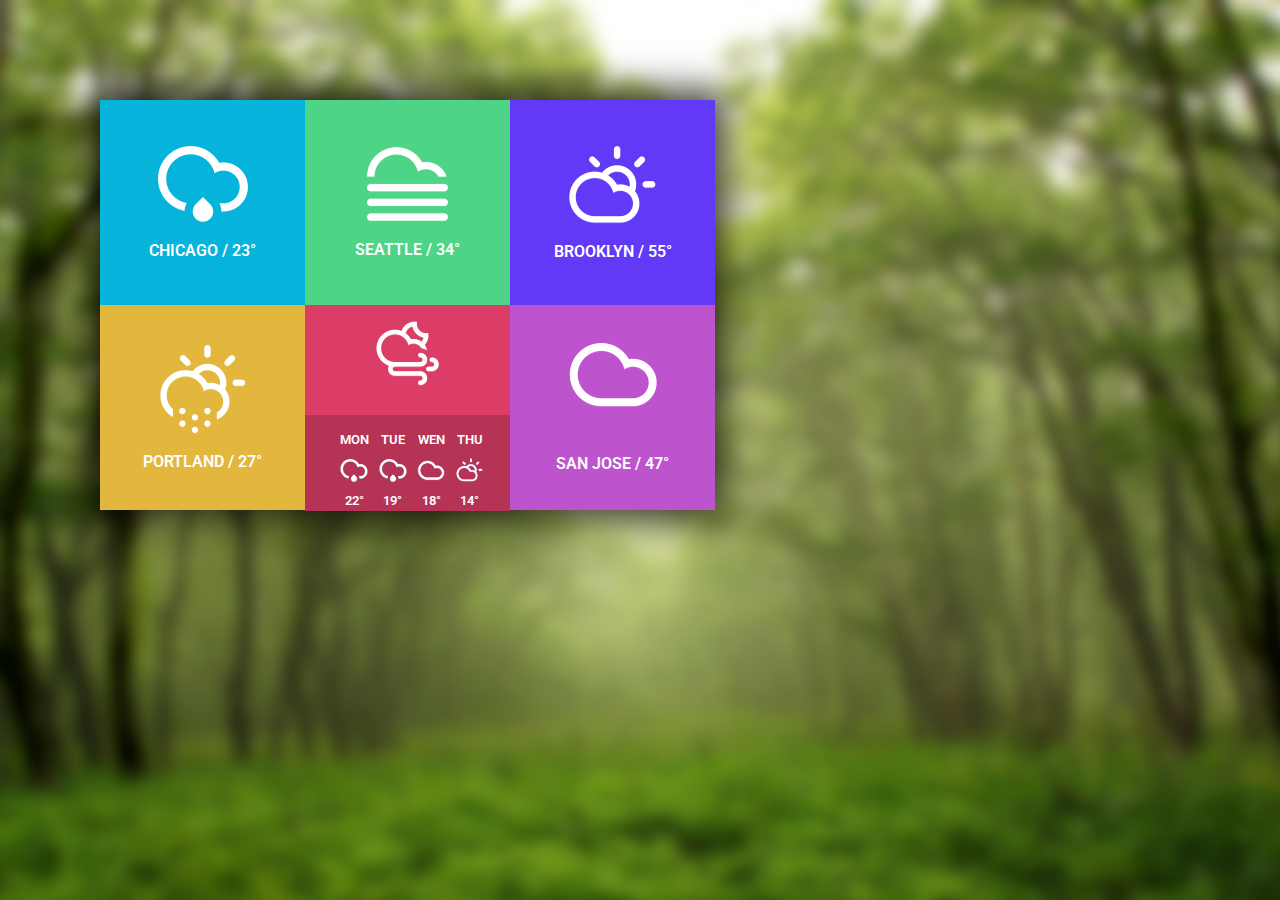
<file: FLEX/index.html>
<!doctype html>
<html>
<head>
	<meta charset="UTF-8">
	<meta name="viewport" content="width=device-width, initial-scale=1.0">
	<link href="https://fonts.googleapis.com/css2?family=Roboto&display=swap" rel="stylesheet">
	<link  rel="stylesheet" type="text/css" href="style.css">
	<title>Cubes</title>
</head>
<body>

	<section class="wrapper">
	
		<div class="weather-widget">

			<div class="weather-widget__card weather-widget__card_blue">
				<img src="img\chicago.png" alt="chicago" />
				<div class="widget__card_info">Chicago / 23°</div>
			</div>

			<div class="weather-widget__card weather-widget__card_green">
				<img src="img\seatle.png" alt="seatle" />
				<div class="widget__card_info">Seattle / 34°</div>
			</div>

			<div class="weather-widget__card weather-widget__card_darkblue">
				<img src="img\brooklyn.png" alt="brooklyn" />
				<div class="widget__card_info">Brooklyn / 55°</div>
			</div>

			<div class="weather-widget__card weather-widget__card_yellow">
				<img src="img\portland.png" alt="portland" />
				<div class="widget__card_info">Portland / 27°</div>
			</div>

			<div class="weather-widget__card weather-widget__card_red">

				<div class="weather-widget__card_top">
					<img src="img\submenu.png" alt="selected card" />
				</div>

				<div class="weather-widget__card_bottom">

					<ul class="weather-widget__card__week">
							<li class="card__day">
								<span class="day__abbreviation">mon</span>
								<div class="day__image-wrapper">
									<img class="day__image" src="img\chicago.png" alt="monday"/>
								</div>
								<span class="day__temperature">22°</span>
							</li>
						
							<li class="card__day">
								<span class="day__abbreviation">tue</span>
								<div class="day__image-wrapper">
									<img class="day__image" src="img\chicago.png" alt="monday"/>
								</div>
								<span class="day__temperature">19°</span>
							</li>

							<li class="card__day">
								<span class="day__abbreviation">wen</span>
								<div class="day__image-wrapper">
									<img class="day__image" src="img\san jose.png" alt="monday"/>
								</div>
								<span class="day__temperature">18°</span>
							</li>

							<li class="card__day">
								<span class="day__abbreviation">thu</span>
								<div class="day__image-wrapper">
									<img class="day__image" src="img\brooklyn.png" alt="monday"/>
								</div>
								<span class="day__temperature">14°</span>
							</li>
					</ul>
					
				</div>
			</div>

			<div class="weather-widget__card weather-widget__card_purple">
				<img src="img\san jose.png" alt="sanjose" />
				<div class="widget__card_info fix">San jose / 47°</div>
			</div>

			
		</div>
		
	</section>

</body>
</html>
</file>
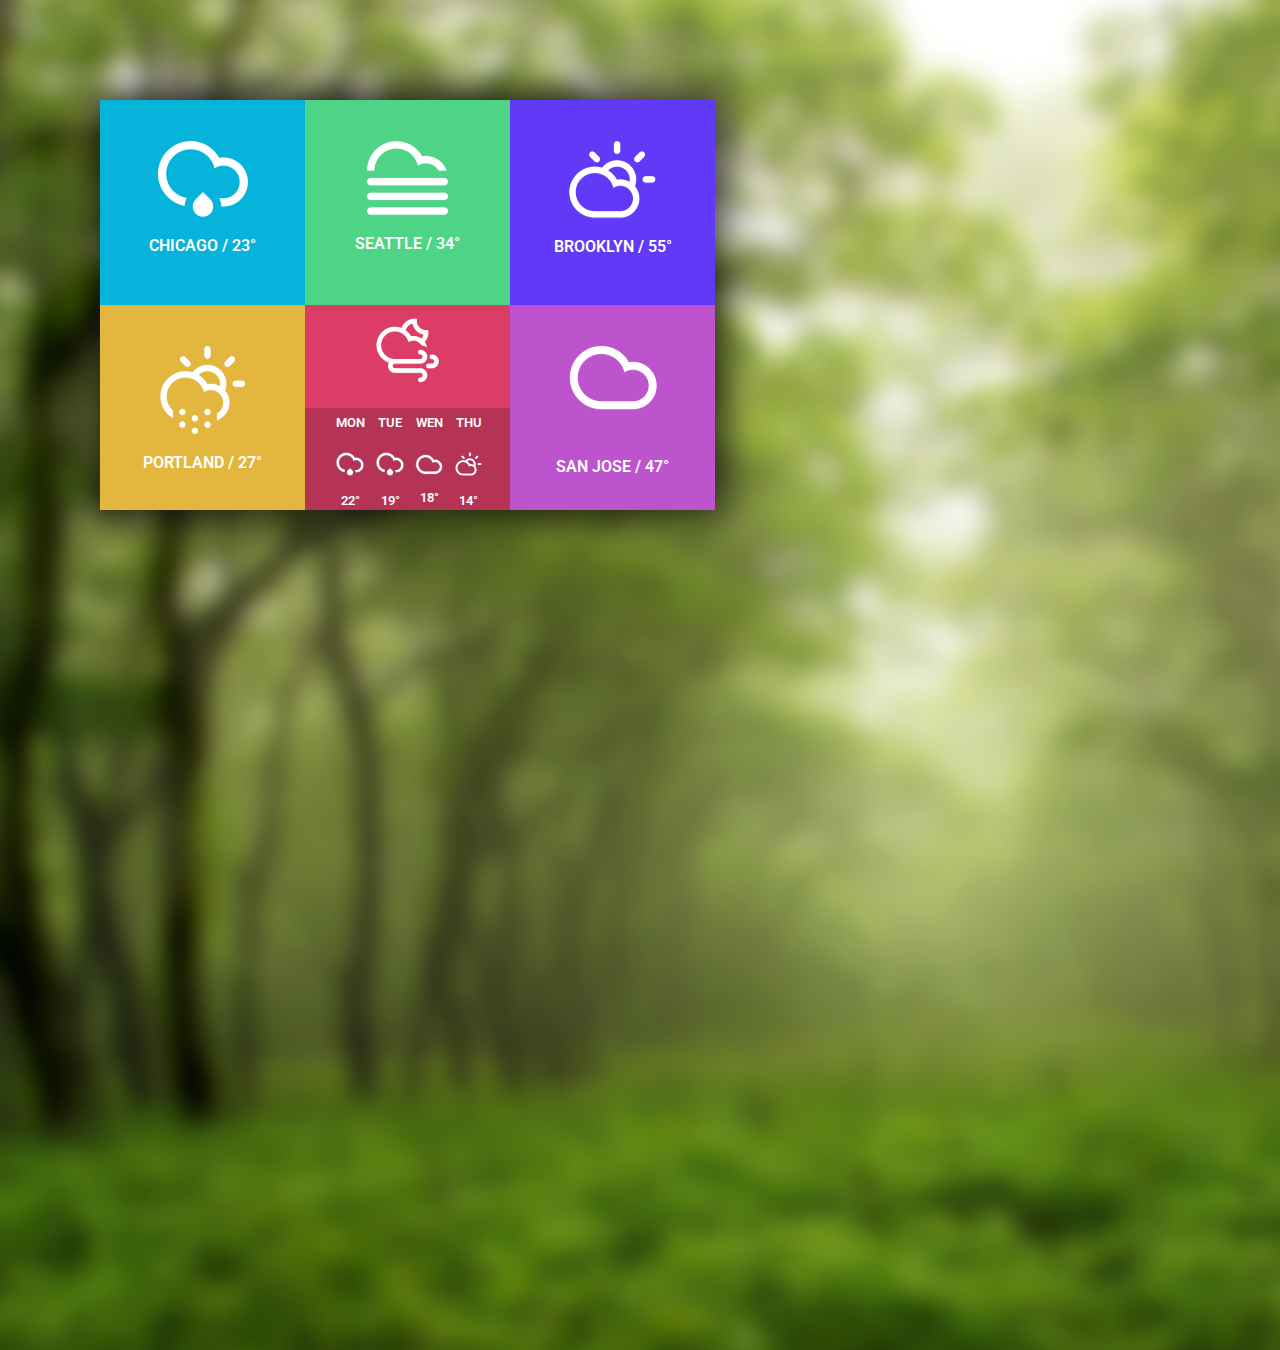
<file: GRID/index.html>
<!doctype html>
<html>
<head>
	<meta charset="UTF-8">
	<meta name="viewport" content="width=device-width, initial-scale=1.0">
	<link href="https://fonts.googleapis.com/css2?family=Roboto&display=swap" rel="stylesheet">
	<link  rel="stylesheet" type="text/css" href="style-grid.css">
	<title>Cubes</title>
</head>
<body>

	<section class="wrapper">
	
		<div class="weather-widget">

			<div class="weather-widget__card weather-widget__card_blue">
				<img src="img\chicago.png" alt="chicago" />
				<div class="widget__card_info">Chicago / 23°</div>
			</div>

			<div class="weather-widget__card weather-widget__card_green">
				<img src="img\seatle.png" alt="seatle" />
				<div class="widget__card_info">Seattle / 34°</div>
			</div>

			<div class="weather-widget__card weather-widget__card_darkblue">
				<img src="img\brooklyn.png" alt="brooklyn" />
				<div class="widget__card_info">Brooklyn / 55°</div>
			</div>

			<div class="weather-widget__card weather-widget__card_yellow">
				<img src="img\portland.png" alt="portland" />
				<div class="widget__card_info">Portland / 27°</div>
			</div>

			<div class="weather-widget__card weather-widget__card_red">

				<div class="weather-widget__card_top">
					<img src="img\submenu.png" alt="selected card" />
				</div>

				<div class="weather-widget__card_bottom">

					<ul class="weather-widget__card__week">
							<li class="card__day">
								<span class="day__abbreviation">mon</span>
								<div class="day__image-wrapper">
									<img class="day__image" src="img\chicago.png" alt="monday"/>
								</div>
								<span class="day__temperature">22°</span>
							</li>
						
							<li class="card__day">
								<span class="day__abbreviation">tue</span>
								<div class="day__image-wrapper">
									<img class="day__image" src="img\chicago.png" alt="monday"/>
								</div>
								<span class="day__temperature">19°</span>
							</li>

							<li class="card__day">
								<span class="day__abbreviation">wen</span>
								<div class="day__image-wrapper img_fix">
									<img class="day__image" src="img\san jose.png" alt="monday"/>
								</div>
								<span class="day__temperature">18°</span>
							</li>

							<li class="card__day">
								<span class="day__abbreviation">thu</span>
								<div class="day__image-wrapper">
									<img class="day__image" src="img\brooklyn.png" alt="monday"/>
								</div>
								<span class="day__temperature">14°</span>
							</li>
					</ul>
					
				</div>
			</div>

			<div class="weather-widget__card weather-widget__card_purple">
				<img src="img\san jose.png" alt="sanjose" />
				<div class="widget__card_info fix">San jose / 47°</div>
			</div>

			
		</div>
		
	</section>

</body>
</html>
</file>
<file: FLEX/style.css>
/*
* Prefixed by https://autoprefixer.github.io
* PostCSS: v7.0.29,
* Autoprefixer: v9.7.6
* Browsers: last 4 version
*/

/*RESET CSS*/
html, body, div, span, applet, object, iframe,
h1, h2, h3, h4, h5, h6, p, blockquote, pre,
a, abbr, acronym, address, big, cite, code,
del, dfn, em, img, ins, kbd, q, s, samp,
small, strike, strong, sub, sup, tt, var,
b, u, i, center,
dl, dt, dd, ol, ul, li,
fieldset, form, label, legend,
table, caption, tbody, tfoot, thead, tr, th, td,
article, aside, canvas, details, embed, 
figure, figcaption, footer, header, hgroup, 
menu, nav, output, ruby, section, summary,
time, mark, audio, video {
	margin: 0;
	padding: 0;
	border: 0;
	font-size: 100%;
	font: inherit;
	vertical-align: baseline;
}
/* HTML5 display-role reset for older browsers */
article, aside, details, figcaption, figure, 
footer, header, hgroup, menu, nav, section {
	display: block;
}
body {
	line-height: 1;
}
ol, ul {
	list-style: none;
}
blockquote, q {
	quotes: none;
}
blockquote:before, blockquote:after,
q:before, q:after {
	content: '';
	content: none;
}
table {
	border-collapse: collapse;
	border-spacing: 0;
}
*,
*::before,
*::after {
  -webkit-box-sizing: border-box;
          box-sizing: border-box;
}

/**END OF RESET CSS*/
/*TEXT ADJUSTMENTS*/
.widget__card_info , 
.day__abbreviation , 
.day__temperature {
	font-family: 'Roboto','Open Sans', sans-serif;
	text-transform: uppercase;
	font-weight: 600;
	line-height: 1em;
	font-size: 1em;
	color:#fff;
		
}
.day__abbreviation , 
.day__temperature {
	font-size: 0.8em;
	line-height: 0px;
	
}
.widget__card_info {
	position: relative;
	display: inline-block;
	margin-top: 20px;
	white-space: nowrap;
}
/*MAIN SECTION GENERAL FLOW and CARDS PARAMS*/

.wrapper {
	padding: 100px 100px 100px 100px;
	width: 100%;
	height: 100%;
	height: 100vh;
	background: url("main.png");
	background-size: cover;
	background-repeat: no-repeat;
	
	
	
}

.weather-widget {
	
	-webkit-box-align: center;
	    -ms-flex-align: center;
	        align-items: center;
	-webkit-box-pack: center;
	    -ms-flex-pack: center;
	        justify-content: center;
	display: -webkit-box;
	display: -ms-flexbox;
	flex-shrink: 0;
	-ms-flex-negative: 0;
	display: flex;
	-ms-flex-wrap: wrap;
	    flex-wrap: wrap;
	max-width: 615px; /*3 card in each line and  calculated 205px per each*/
	-webkit-box-shadow: 0px 0px 35px 10px rgba(0,0,0,0.75);
	box-shadow: 0px 0px 35px 10px rgba(0,0,0,0.75);
	
}

.weather-widget__card {
	height: 205px;
	width: 205px;
	display: -webkit-box;
	display: -ms-flexbox;
	display: flex;
	-webkit-box-align: center;
		-ms-flex-align: center;
			align-items: center;
	-ms-flex-line-pack: justify;
		align-content: space-between;
	-webkit-box-direction: normal;
		-ms-flex-direction: column;
			flex-direction: column;
	-webkit-box-pack: center;
		-ms-flex-pack: center;
			justify-content: center;
}

img {
	flex-shrink: 0; /*prevent shrink img in mozilla*/
	-ms-flex-negative: 0;
}

.fix{
	margin-top: 3em; /*correct align for san jose*/
}

/*ADJUSTMENTS FOR SUBMENU CARD*/
 .weather-widget__card_top{
	 padding-top: 17px;
 }
 
.weather-widget__card__week {
	display: -webkit-box;
	display: -ms-flexbox;
	display: flex;
	-webkit-box-orient: horizontal;
	-webkit-box-direction: normal;
	    -ms-flex-direction: row;
	        flex-direction: row;
	padding-top: 25px;
	padding-bottom: 10px;
	width: 205px;
	background-color: #b53355;
	margin-top: 25px;


}

.card__day {
	display: -webkit-box;
	display: -ms-flexbox;
	display: flex;
	-webkit-box-orient: vertical;
	-webkit-box-direction: normal;
	    -ms-flex-direction: column;
	        flex-direction: column;
	-ms-flex-wrap: nowrap;
	    flex-wrap: nowrap;
	-webkit-box-align: center;
	    -ms-flex-align: center;
	        align-items: center;
	-webkit-box-pack: justify;
	    -ms-flex-pack: justify;
	justify-content: space-between;
	max-width: 22%;
	max-height: 100px;
	
	
}

ul:nth-child(1){
	padding-left: 30px;
}

.day__image-wrapper {
	-webkit-transform: scale(0.30);
	    -ms-transform: scale(0.30);
	        transform: scale(0.30);
	margin-bottom: -10px;
	margin-top: -10px;
}
 

/*BACKGROUND COLORS FOR CARDS*/
.weather-widget__card_blue {
	background-color: #06b3db ;
	
}
.weather-widget__card_green {
    background-color: #4ed486;
	
}
.weather-widget__card_darkblue {
    background-color: #6139f6;
	
}
.weather-widget__card_yellow {
    background-color: #e3b63d;
	
}
.weather-widget__card_red {
    background-color: #dc3d66;
	 
}
.weather-widget__card_purple{
	background-color: #bd54cd;
	
} 
/* adapting for mobile and tab view*/
@media only screen and (max-width: 840px) {
    
    .weather-widget {
        max-width: 410px;
	}
	.wrapper {
	height: 150vh;
    width: 150vw;
	}
}
@media only screen and (max-width: 400px) {
    
    .weather-widget {
        max-width: 250px;
	}
	.wrapper {
		height: 150vh;
		width: 150vw;
	}
	.weather-widget__card {
		height: 125px;
		width: 125px;
	}
	img {
		transform: scale(0.5);
	}
	.widget__card_info , 
	.day__abbreviation , 
	.day__temperature {
		font-size: 0.7em;
		margin-bottom: 20px;	
	}
	.weather-widget__card_red {
	height: 0px;
  	padding-bottom: 50.25%; /* 16:9 */
  	position: relative;
	
	}
	.weather-widget__card__week{
		overflow: auto;
		position: absolute;
		top:35px; left: 0;
		width: 100%; height: 50%;
		  
	}
	.weather-widget__card_top{ 
		margin-top: 3em;
	}
		/* position: absolute;
		top: 0; left: 0;
		width: 100%; height: 100%; */
	
}
</file>
<file: GRID/style-grid.css>
/*
* Prefixed by https://autoprefixer.github.io
* PostCSS: v7.0.29,
* Autoprefixer: v9.7.6
* Browsers: last 4 version
*/

/*RESET CSS*/
html, body, div, span, applet, object, iframe,
h1, h2, h3, h4, h5, h6, p, blockquote, pre,
a, abbr, acronym, address, big, cite, code,
del, dfn, em, img, ins, kbd, q, s, samp,
small, strike, strong, sub, sup, tt, var,
b, u, i, center,
dl, dt, dd, ol, ul, li,
fieldset, form, label, legend,
table, caption, tbody, tfoot, thead, tr, th, td,
article, aside, canvas, details, embed, 
figure, figcaption, footer, header, hgroup, 
menu, nav, output, ruby, section, summary,
time, mark, audio, video {
	margin: 0;
	padding: 0;
	border: 0;
	font-size: 100%;
	font: inherit;
	vertical-align: baseline;
}
/* HTML5 display-role reset for older browsers */
article, aside, details, figcaption, figure, 
footer, header, hgroup, menu, nav, section {
	display: block;
}
body {
	line-height: 1;
}
ol, ul {
	list-style: none;
}
blockquote, q {
	quotes: none;
}
blockquote:before, blockquote:after,
q:before, q:after {
	content: '';
	content: none;
}
table {
	border-collapse: collapse;
	border-spacing: 0;
}
*,
*::before,
*::after {
  -webkit-box-sizing: border-box;
          box-sizing: border-box;
}

/**END OF RESET CSS*/
/*TEXT ADJUSTMENTS*/
.widget__card_info , 
.day__abbreviation , 
.day__temperature {
	font-family: 'Roboto','Open Sans', sans-serif;
	text-transform: uppercase;
	font-weight: 600;
	line-height: 1em;
	font-size: 1em;
	color:#fff;
		
}
.day__abbreviation , 
.day__temperature {
	font-size: 0.8em;
	line-height: 0px;
	
}
.widget__card_info {
	position: relative;
	margin-top: 20px;
	white-space: nowrap;
}

/*MAIN SECTION GENERAL FLOW and CARDS PARAMS*/

.wrapper {
	padding: 100px 100px 100px 100px;
	width: 100%;
	height: 100%;
    height: 150vh;
    width: 150vw;
	background: url("main.png");
    background-size: cover;
    background-position: center center;
	background-repeat: no-repeat;
	
}

.weather-widget {
    display: grid;
    grid-template-columns: 1fr 1fr 1fr;
    grid-template-rows: 1fr 1fr;
    grid-template-areas:
      ". . ."
      ". . .";
    display: -ms-grid;
    -ms-grid-columns: 1fr 0em 1fr 0em 1fr;
    -ms-grid-rows: 1fr 0em 1fr ;
    max-width: 615px; /*3 card in each line and  calculated 205px per each*/
	-webkit-box-shadow: 0px 0px 35px 10px rgba(0,0,0,0.75);
	box-shadow: 0px 0px 35px 10px rgba(0,0,0,0.75);
	
}



.weather-widget__card {
	height: 205px;
    width: 205px;
    max-width: 205px;
    display: grid;
    justify-items: center;
    
    -ms-grid-rows: 1fr 0em 1fr;
    grid-template-rows: 1fr 1fr;   
}

img {
	flex-shrink: 0; /*prevent shrink img in mozilla*/
    -ms-flex-negative: 0;
    margin-top: 20%;
}

.fix{
	margin-top: 3em; /*correct align for san jose*/
}

/*ADJUSTMENTS FOR SUBMENU CARD*/
.weather-widget__card_red{
    display: -ms-grid;
    display: grid;
    -ms-grid-rows: 1fr 1fr;
    grid-template-rows: 1fr 1fr;

}

.weather-widget__card_top{
    -ms-grid-row: 1;
    -ms-grid-row-span: 1;
    grid-row: 1/2;
}

.weather-widget__card_bottom{
    width: 100%;
    -ms-grid-row: 2;
    grid-row: 2/2;
    background-color: #b53355;
}

.weather-widget__card__week{
    display: -ms-grid;
    display: grid;
    -ms-grid-columns: 10fr 1fr 1fr 1fr 1fr 10fr;
    grid-template-columns: 10fr 1fr 1fr 1fr 1fr 10fr;
    /* grid-template-rows: 1fr 1fr 1fr; */
}
 
.card__day{
    width: 40px;
    height: 40px;
    display: -ms-grid;
    display: grid;
    -ms-grid-rows: 1fr 1fr 1fr;
    grid-template-rows: 1fr 1fr 1fr;
    justify-items: center;
    -webkit-box-align: end;
        -ms-flex-align: end;
            align-items: end;    
}
.day__image-wrapper {
    -webkit-transform: scale(0.30);
	    -ms-transform: scale(0.30);
	        transform: scale(0.30);
	margin-bottom: -10px;
    margin-top: -10px;
    justify-self: center;
}

.img_fix{
    padding-top:10px
}

.day__abbreviation{
    padding-top: 15px;
}

/*BACKGROUND COLORS FOR CARDS + grid for IE*/
.weather-widget__card_blue {
    background-color: #06b3db;
    -ms-grid-column: 1;
	-ms-grid-row: 1;
	
}
.weather-widget__card_green {
    background-color: #4ed486;
	-ms-grid-column: 3;
	-ms-grid-row: 1;
}
.weather-widget__card_darkblue {
    background-color: #6139f6;
	-ms-grid-column: 5;
	-ms-grid-row: 1;
}
.weather-widget__card_yellow {
    background-color: #e3b63d;
    -ms-grid-column: 1;
	-ms-grid-row: 2;
}
.weather-widget__card_red {
    background-color: #dc3d66;
    -ms-grid-column: 3;
	-ms-grid-row: 2;
}
.weather-widget__card_purple{
	background-color: #bd54cd;
	-ms-grid-column: 5;
	-ms-grid-row: 2;
} 
/* adapting for mobile and tab view*/

@media only screen and (max-width: 740px) {
    
    .weather-widget {
        margin: 0 auto;
        max-width: 410px;
        width: auto;
        margin: 0 auto;
        max-height: 100vh;
        display: grid;
        -ms-grid-rows: 1fr 1fr 1fr;
        grid-template-rows: 1fr 1fr 1fr;
        -ms-grid-columns: 1fr 1fr;
        grid-template-columns: 1fr 1fr;
      }
      .weather-widget__card_blue {
        -ms-grid-column: 1;
        -ms-grid-row: 1;
        grid-row: 1/1;
        grid-column: 1/1;
      }
      .weather-widget__card_green {
        -ms-grid-column: 2;
        -ms-grid-row: 1;
        grid-row: 1;
        grid-column: 2;
      }
      .weather-widget__card_darkblue{
        -ms-grid-column: 1;
        -ms-grid-row: 2;
        grid-row: 2;
        grid-column: 1;
      }
      .weather-widget__card_yellow {
        -ms-grid-column: 2;
        -ms-grid-row: 2;
        grid-row: 2;
        grid-column: 2;
      }
      .weather-widget__card_red {
        -ms-grid-column: 1;
        -ms-grid-row: 3;
        grid-row: 3;
        grid-column: 1;
      }
      .weather-widget__card_purple {
        -ms-grid-column: 2;
        -ms-grid-row: 3;
        grid-row: 3;
        grid-column: 2;
      }
       
}
</file>
